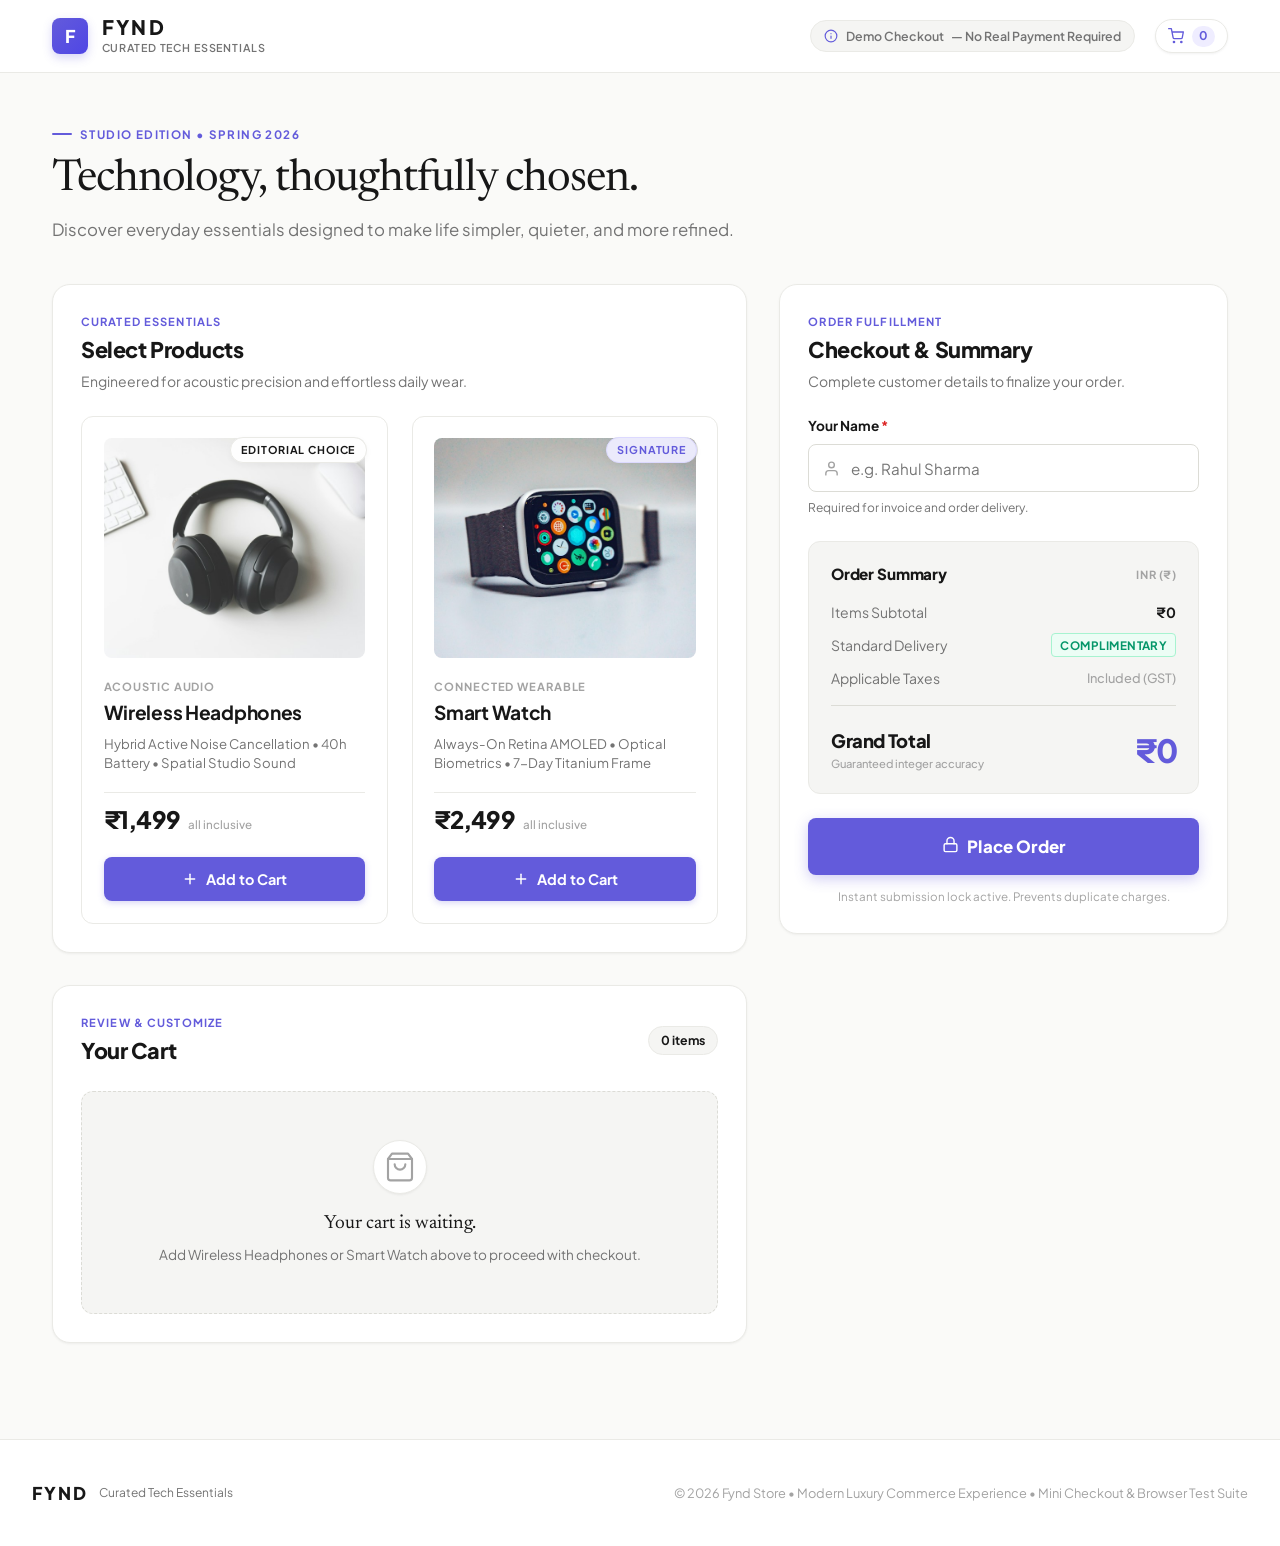
<file: index.html>
<!DOCTYPE html>
<html lang="en">
<head>
  <meta charset="UTF-8">
  <meta name="viewport" content="width=device-width, initial-scale=1.0">
  <title>FYND — Curated Tech Essentials | Mini Checkout</title>
  <link rel="stylesheet" href="styles.css">
  <link rel="preconnect" href="https://fonts.googleapis.com">
  <link rel="preconnect" href="https://fonts.gstatic.com" crossorigin>
  <link href="https://fonts.googleapis.com/css2?family=Newsreader:ital,opsz,wght@0,6..72,400;0,6..72,500;0,6..72,600;1,6..72,400&family=Plus+Jakarta+Sans:wght@400;500;600;700;800&display=swap" rel="stylesheet">
</head>
<body>
  <!-- Minimalist Luxury Header -->
  <header class="app-header">
    <div class="header-container">
      <div class="brand">
        <div class="brand-monogram-box">
          <span class="brand-monogram">F</span>
        </div>
        <div class="brand-meta">
          <span class="brand-name">FYND</span>
          <span class="brand-subtext">Curated Tech Essentials</span>
        </div>
      </div>
      <div class="header-right">
        <span class="demo-badge">
          <svg width="14" height="14" viewBox="0 0 24 24" fill="none" stroke="currentColor" stroke-width="2" stroke-linecap="round" stroke-linejoin="round">
            <circle cx="12" cy="12" r="10"></circle>
            <line x1="12" y1="16" x2="12" y2="12"></line>
            <line x1="12" y1="8" x2="12.01" y2="8"></line>
          </svg>
          Demo Checkout<span class="demo-badge-sub"> — No Real Payment Required</span>
        </span>
        <div class="header-cart-pill" id="header-cart-pill" title="Live Cart Count">
          <svg width="16" height="16" viewBox="0 0 24 24" fill="none" stroke="currentColor" stroke-width="2" stroke-linecap="round" stroke-linejoin="round">
            <circle cx="9" cy="21" r="1"></circle>
            <circle cx="20" cy="21" r="1"></circle>
            <path d="M1 1h4l2.68 13.39a2 2 0 0 0 2 1.61h9.72a2 2 0 0 0 2-1.61L23 6H6"></path>
          </svg>
          <span class="header-cart-num" id="header-cart-num">0</span>
        </div>
      </div>
    </div>
  </header>

  <!-- Editorial Hero Section -->
  <section class="hero-section">
    <div class="hero-container">
      <div class="hero-eyebrow">
        <span class="eyebrow-line"></span>
        <span class="eyebrow-text">Studio Edition • Spring 2026</span>
      </div>
      <h1 class="hero-title">Technology, thoughtfully chosen.</h1>
      <p class="hero-subtitle">Discover everyday essentials designed to make life simpler, quieter, and more refined.</p>
    </div>
  </section>

  <!-- Main Content Layout -->
  <main class="main-container">
    <!-- Validation Alerts Container -->
    <div id="validation-container" class="validation-container" aria-live="assertive" role="alert" style="display: none;">
      <div class="alert-content">
        <div class="alert-icon-wrap">
          <svg class="alert-icon" width="18" height="18" viewBox="0 0 24 24" fill="none" stroke="currentColor" stroke-width="2.5" stroke-linecap="round" stroke-linejoin="round">
            <circle cx="12" cy="12" r="10"></circle>
            <line x1="12" y1="8" x2="12" y2="12"></line>
            <line x1="12" y1="16" x2="12.01" y2="16"></line>
          </svg>
        </div>
        <div class="alert-messages" id="validation-messages" data-testid="validation-error"></div>
      </div>
      <button class="alert-close-btn" id="dismiss-alert-btn" aria-label="Dismiss notification">×</button>
    </div>

    <!-- Order Confirmation Screen (Receipt Experience) -->
    <section id="order-confirmation-section" class="order-confirmation-card" data-testid="order-confirmation" style="display: none;" aria-live="polite">
      <div class="confirmation-header">
        <div class="confirmation-icon-wrapper">
          <svg width="34" height="34" viewBox="0 0 24 24" fill="none" stroke="currentColor" stroke-width="2.5" stroke-linecap="round" stroke-linejoin="round">
            <polyline points="20 6 9 17 4 12"></polyline>
          </svg>
        </div>
        <span class="confirmation-kicker">Order Verified & Confirmed</span>
        <h2 class="confirmation-title">Order placed successfully.</h2>
        <p class="confirmation-subtitle">Thank you for your purchase. An order summary has been logged for your delivery.</p>
      </div>

      <div class="confirmation-details-box">
        <div class="confirmation-row">
          <span class="detail-label">Order Reference</span>
          <span class="detail-value order-ref" id="confirm-order-ref" data-testid="order-reference">ORD-000000</span>
        </div>
        <div class="confirmation-row">
          <span class="detail-label">Customer Name</span>
          <span class="detail-value" id="confirm-customer-name" data-testid="confirmation-customer-name">-</span>
        </div>
        <div class="confirmation-row">
          <span class="detail-label">Payment Status</span>
          <span class="detail-value badge-paid">PAID IN FULL</span>
        </div>
        <div class="confirmation-row">
          <span class="detail-label">Order Date & Time</span>
          <span class="detail-value" id="confirm-order-time">-</span>
        </div>
        <div class="confirmation-row total-highlight-row">
          <span class="detail-label">Total Amount Paid</span>
          <span class="detail-value highlight-price" id="confirm-order-total" data-testid="confirmation-total">₹0</span>
        </div>
      </div>

      <div class="confirmation-items-summary">
        <h3 class="items-summary-title">Purchased Items</h3>
        <div id="confirm-items-list" class="confirm-items-list">
          <!-- Populated by JavaScript -->
        </div>
      </div>

      <div class="confirmation-actions">
        <button id="start-new-order-btn" class="btn btn-secondary start-new-order-btn" data-testid="start-new-order-btn">
          Start New Order
        </button>
      </div>
    </section>

    <!-- Shopping & Checkout Grid -->
    <div id="checkout-view" class="checkout-grid">
      <!-- Left Column: Products Showcase and Cart -->
      <div class="store-column">
        <!-- Products Showcase -->
        <section class="section-card products-section" aria-labelledby="products-heading">
          <div class="section-header">
            <div>
              <span class="section-kicker">Curated Essentials</span>
              <h2 id="products-heading" class="section-title">Select Products</h2>
            </div>
            <p class="section-description">Engineered for acoustic precision and effortless daily wear.</p>
          </div>

          <div class="products-grid">
            <!-- Product 1: Wireless Headphones -->
            <article class="product-card" data-testid="product-card-headphones">
              <div class="product-badge">Editorial Choice</div>
              <div class="product-image-container">
                <img src="assets/images/headphones.jpg" alt="Wireless Headphones studio photograph" class="product-photo" loading="eager">
              </div>
              <div class="product-info">
                <span class="product-genre">Acoustic Audio</span>
                <h3 class="product-title" data-testid="product-name-headphones">Wireless Headphones</h3>
                <p class="product-features">Hybrid Active Noise Cancellation • 40h Battery • Spatial Studio Sound</p>
                <div class="product-price-row">
                  <span class="product-price" data-testid="product-price-headphones">₹1,499</span>
                  <span class="price-tax-label">all inclusive</span>
                </div>
                <button 
                  type="button" 
                  class="btn btn-primary add-to-cart-btn" 
                  id="add-headphones-btn"
                  data-testid="add-to-cart-headphones"
                  aria-label="Add Wireless Headphones to cart">
                  <svg width="16" height="16" viewBox="0 0 24 24" fill="none" stroke="currentColor" stroke-width="2.2" stroke-linecap="round" stroke-linejoin="round">
                    <line x1="12" y1="5" x2="12" y2="19"></line>
                    <line x1="5" y1="12" x2="19" y2="12"></line>
                  </svg>
                  Add to Cart
                </button>
              </div>
            </article>

            <!-- Product 2: Smart Watch -->
            <article class="product-card" data-testid="product-card-smartwatch">
              <div class="product-badge accent-badge">Signature</div>
              <div class="product-image-container">
                <img src="assets/images/smartwatch.jpg" alt="Smart Watch studio photograph" class="product-photo" loading="eager">
              </div>
              <div class="product-info">
                <span class="product-genre">Connected Wearable</span>
                <h3 class="product-title" data-testid="product-name-smartwatch">Smart Watch</h3>
                <p class="product-features">Always-On Retina AMOLED • Optical Biometrics • 7-Day Titanium Frame</p>
                <div class="product-price-row">
                  <span class="product-price" data-testid="product-price-smartwatch">₹2,499</span>
                  <span class="price-tax-label">all inclusive</span>
                </div>
                <button 
                  type="button" 
                  class="btn btn-primary add-to-cart-btn" 
                  id="add-smartwatch-btn"
                  data-testid="add-to-cart-smartwatch"
                  aria-label="Add Smart Watch to cart">
                  <svg width="16" height="16" viewBox="0 0 24 24" fill="none" stroke="currentColor" stroke-width="2.2" stroke-linecap="round" stroke-linejoin="round">
                    <line x1="12" y1="5" x2="12" y2="19"></line>
                    <line x1="5" y1="12" x2="19" y2="12"></line>
                  </svg>
                  Add to Cart
                </button>
              </div>
            </article>
          </div>
        </section>

        <!-- Shopping Cart Section -->
        <section class="section-card cart-section" aria-labelledby="cart-heading">
          <div class="section-header cart-header">
            <div>
              <span class="section-kicker">Review & Customize</span>
              <h2 id="cart-heading" class="section-title">Your Cart</h2>
            </div>
            <span class="cart-items-count-badge" id="cart-count-badge" data-testid="cart-count-badge">0 items</span>
          </div>

          <!-- Empty Cart Notice -->
          <div id="empty-cart-state" class="empty-cart-state" data-testid="empty-cart-message">
            <div class="empty-icon-wrap">
              <svg width="32" height="32" viewBox="0 0 24 24" fill="none" stroke="currentColor" stroke-width="1.6" stroke-linecap="round" stroke-linejoin="round">
                <path d="M6 2L3 6v14a2 2 0 0 0 2 2h14a2 2 0 0 0 2-2V6l-3-4z"></path>
                <line x1="3" y1="6" x2="21" y2="6"></line>
                <path d="M16 10a4 4 0 0 1-8 0"></path>
              </svg>
            </div>
            <p class="empty-cart-title">Your cart is waiting.</p>
            <p class="empty-cart-desc">Add Wireless Headphones or Smart Watch above to proceed with checkout.</p>
          </div>

          <!-- Active Cart Table / Items List -->
          <div id="cart-items-wrapper" class="cart-items-wrapper" style="display: none;">
            <div class="cart-table-header">
              <span class="col-item">Product</span>
              <span class="col-price">Unit Price</span>
              <span class="col-qty">Quantity</span>
              <span class="col-total">Line Total</span>
              <span class="col-action">Action</span>
            </div>
            <div id="cart-items-list" class="cart-items-list" data-testid="cart-items-list">
              <!-- Dynamically populated by app.js -->
            </div>
          </div>
        </section>
      </div>

      <!-- Right Column: Checkout & Order Summary -->
      <div class="checkout-column">
        <section class="section-card checkout-card" aria-labelledby="checkout-heading">
          <div class="section-header">
            <span class="section-kicker">Order Fulfillment</span>
            <h2 id="checkout-heading" class="section-title">Checkout & Summary</h2>
            <p class="section-description">Complete customer details to finalize your order.</p>
          </div>

          <form id="checkout-form" novalidate onsubmit="return false;">
            <!-- Customer Name Input -->
            <div class="form-group">
              <label for="customer-name" class="form-label">
                Your Name <span class="required-star" aria-hidden="true">*</span>
              </label>
              <div class="input-wrapper">
                <input 
                  type="text" 
                  id="customer-name" 
                  name="customerName"
                  class="form-control" 
                  placeholder="e.g. Rahul Sharma" 
                  required
                  autocomplete="name"
                  aria-required="true"
                  aria-describedby="customer-name-help"
                  data-testid="customer-name-input">
                <span class="input-icon">
                  <svg width="17" height="17" viewBox="0 0 24 24" fill="none" stroke="currentColor" stroke-width="2" stroke-linecap="round" stroke-linejoin="round">
                    <path d="M20 21v-2a4 4 0 0 0-4-4H8a4 4 0 0 0-4 4v2"></path>
                    <circle cx="12" cy="7" r="4"></circle>
                  </svg>
                </span>
              </div>
              <small id="customer-name-help" class="form-text">Required for invoice and order delivery.</small>
            </div>

            <!-- Price Breakdown Summary -->
            <div class="order-summary-box">
              <div class="summary-box-header">
                <h3 class="summary-box-title">Order Summary</h3>
                <span class="summary-currency-note">INR (₹)</span>
              </div>
              <div class="summary-line">
                <span class="summary-label">Items Subtotal</span>
                <span class="summary-value" id="summary-subtotal" data-testid="summary-subtotal">₹0</span>
              </div>
              <div class="summary-line">
                <span class="summary-label">Standard Delivery</span>
                <span class="summary-value badge-free">COMPLIMENTARY</span>
              </div>
              <div class="summary-line">
                <span class="summary-label">Applicable Taxes</span>
                <span class="summary-value text-muted-sub">Included (GST)</span>
              </div>
              <div class="summary-divider"></div>
              <div class="summary-line total-line">
                <div class="total-label-group">
                  <span class="total-label">Grand Total</span>
                  <span class="total-subtext">Guaranteed integer accuracy</span>
                </div>
                <span class="total-amount" id="order-total" data-testid="order-total">₹0</span>
              </div>
            </div>

            <!-- Submission Lock Notice / Place Order Button -->
            <div class="checkout-submit-wrapper">
              <button 
                type="button" 
                id="place-order-btn" 
                class="btn btn-checkout" 
                data-testid="place-order-btn">
                <span class="btn-lock-icon">
                  <svg width="17" height="17" viewBox="0 0 24 24" fill="none" stroke="currentColor" stroke-width="2" stroke-linecap="round" stroke-linejoin="round">
                    <rect x="3" y="11" width="18" height="11" rx="2" ry="2"></rect>
                    <path d="M7 11V7a5 5 0 0 1 10 0v4"></path>
                  </svg>
                </span>
                <span id="place-order-btn-text">Place Order</span>
              </button>
              <p class="terms-notice">
                Instant submission lock active. Prevents duplicate charges.
              </p>
            </div>
          </form>
        </section>
      </div>
    </div>
  </main>

  <footer class="app-footer">
    <div class="footer-container">
      <div class="footer-brand">
        <span class="footer-logo">FYND</span>
        <span class="footer-tag">Curated Tech Essentials</span>
      </div>
      <p class="footer-copy">© 2026 Fynd Store • Modern Luxury Commerce Experience • Mini Checkout & Browser Test Suite</p>
    </div>
  </footer>

  <script src="app.js"></script>
</body>
</html>
</file>
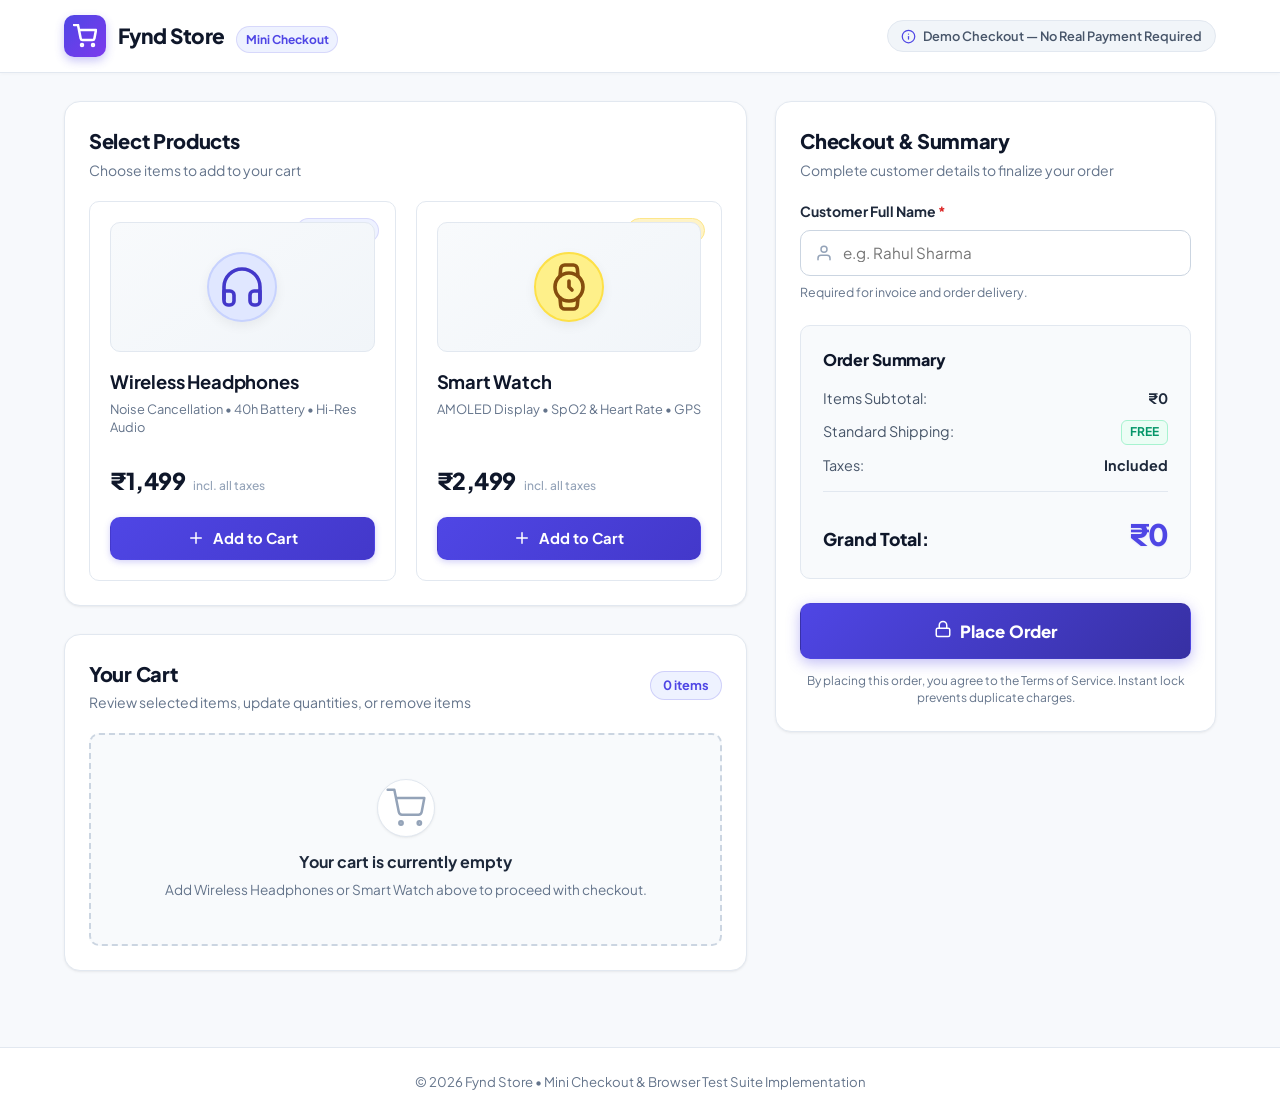
<file: backup_working_ui/index.html>
<!DOCTYPE html>
<html lang="en">
<head>
  <meta charset="UTF-8">
  <meta name="viewport" content="width=device-width, initial-scale=1.0">
  <title>Fynd Mini Checkout - QuickShop</title>
  <link rel="stylesheet" href="styles.css">
  <link rel="preconnect" href="https://fonts.googleapis.com">
  <link rel="preconnect" href="https://fonts.gstatic.com" crossorigin>
  <link href="https://fonts.googleapis.com/css2?family=Plus+Jakarta+Sans:wght@400;500;600;700;800&display=swap" rel="stylesheet">
</head>
<body>
  <!-- Header / Navigation -->
  <header class="app-header">
    <div class="header-container">
      <div class="brand">
        <div class="brand-icon">
          <svg width="24" height="24" viewBox="0 0 24 24" fill="none" stroke="currentColor" stroke-width="2.5" stroke-linecap="round" stroke-linejoin="round">
            <circle cx="9" cy="21" r="1"></circle>
            <circle cx="20" cy="21" r="1"></circle>
            <path d="M1 1h4l2.68 13.39a2 2 0 0 0 2 1.61h9.72a2 2 0 0 0 2-1.61L23 6H6"></path>
          </svg>
        </div>
        <div class="brand-text">
          <span class="brand-name">Fynd Store</span>
          <span class="brand-badge">Mini Checkout</span>
        </div>
      </div>
      <div class="header-meta">
        <span class="demo-badge">
          <svg width="15" height="15" viewBox="0 0 24 24" fill="none" stroke="currentColor" stroke-width="2" stroke-linecap="round" stroke-linejoin="round">
            <circle cx="12" cy="12" r="10"></circle>
            <line x1="12" y1="16" x2="12" y2="12"></line>
            <line x1="12" y1="8" x2="12.01" y2="8"></line>
          </svg>
          Demo Checkout — No Real Payment Required
        </span>
      </div>
    </div>
  </header>

  <!-- Main Content Layout -->
  <main class="main-container">
    <!-- Validation Alerts Container -->
    <div id="validation-container" class="validation-container" aria-live="assertive" role="alert" style="display: none;">
      <div class="alert-content">
        <svg class="alert-icon" width="20" height="20" viewBox="0 0 24 24" fill="none" stroke="currentColor" stroke-width="2" stroke-linecap="round" stroke-linejoin="round">
          <circle cx="12" cy="12" r="10"></circle>
          <line x1="12" y1="8" x2="12" y2="12"></line>
          <line x1="12" y1="16" x2="12.01" y2="16"></line>
        </svg>
        <div class="alert-messages" id="validation-messages" data-testid="validation-error"></div>
      </div>
      <button class="alert-close-btn" id="dismiss-alert-btn" aria-label="Dismiss error notification">×</button>
    </div>

    <!-- Order Confirmation Screen (Shown upon success) -->
    <section id="order-confirmation-section" class="order-confirmation-card" data-testid="order-confirmation" style="display: none;" aria-live="polite">
      <div class="confirmation-header">
        <div class="confirmation-icon-wrapper">
          <svg width="40" height="40" viewBox="0 0 24 24" fill="none" stroke="currentColor" stroke-width="2.5" stroke-linecap="round" stroke-linejoin="round">
            <path d="M22 11.08V12a10 10 0 1 1-5.93-9.14"></path>
            <polyline points="22 4 12 14.01 9 11.01"></polyline>
          </svg>
        </div>
        <h2 class="confirmation-title">Order Placed Successfully!</h2>
        <p class="confirmation-subtitle">Thank you for your purchase. We have received your order details.</p>
      </div>

      <div class="confirmation-details-box">
        <div class="confirmation-row">
          <span class="detail-label">Order Reference:</span>
          <span class="detail-value order-ref" id="confirm-order-ref" data-testid="order-reference">ORD-000000</span>
        </div>
        <div class="confirmation-row">
          <span class="detail-label">Customer Name:</span>
          <span class="detail-value" id="confirm-customer-name" data-testid="confirmation-customer-name">-</span>
        </div>
        <div class="confirmation-row">
          <span class="detail-label">Total Amount Paid:</span>
          <span class="detail-value highlight-price" id="confirm-order-total" data-testid="confirmation-total">₹0</span>
        </div>
        <div class="confirmation-row">
          <span class="detail-label">Order Date & Time:</span>
          <span class="detail-value" id="confirm-order-time">-</span>
        </div>
      </div>

      <div class="confirmation-items-summary">
        <h3>Items Purchased</h3>
        <div id="confirm-items-list" class="confirm-items-list">
          <!-- Populated by JavaScript -->
        </div>
      </div>

      <div class="confirmation-actions">
        <button id="start-new-order-btn" class="btn btn-secondary" data-testid="start-new-order-btn">
          Start New Order
        </button>
      </div>
    </section>

    <!-- Shopping & Checkout Grid -->
    <div id="checkout-view" class="checkout-grid">
      <!-- Left Column: Products Showcase and Cart -->
      <div class="store-column">
        <!-- Products Showcase -->
        <section class="section-card products-section" aria-labelledby="products-heading">
          <div class="section-header">
            <h1 id="products-heading" class="section-title">Select Products</h1>
            <p class="section-description">Choose items to add to your cart</p>
          </div>

          <div class="products-grid">
            <!-- Product 1: Wireless Headphones -->
            <article class="product-card" data-testid="product-card-headphones">
              <div class="product-badge">Featured</div>
              <div class="product-image-container">
                <div class="product-icon-art headphone-art">
                  <svg width="48" height="48" viewBox="0 0 24 24" fill="none" stroke="currentColor" stroke-width="1.8" stroke-linecap="round" stroke-linejoin="round">
                    <path d="M3 18v-6a9 9 0 0 1 18 0v6"></path>
                    <path d="M21 19a2 2 0 0 1-2 2h-1a2 2 0 0 1-2-2v-3a2 2 0 0 1 2-2h3zM3 19a2 2 0 0 0 2 2h1a2 2 0 0 0 2-2v-3a2 2 0 0 0-2-2H3z"></path>
                  </svg>
                </div>
              </div>
              <div class="product-info">
                <h2 class="product-title" data-testid="product-name-headphones">Wireless Headphones</h2>
                <p class="product-features">Noise Cancellation • 40h Battery • Hi-Res Audio</p>
                <div class="product-price-row">
                  <span class="product-price" data-testid="product-price-headphones">₹1,499</span>
                  <span class="price-tax-label">incl. all taxes</span>
                </div>
                <button 
                  type="button" 
                  class="btn btn-primary add-to-cart-btn" 
                  id="add-headphones-btn"
                  data-testid="add-to-cart-headphones"
                  aria-label="Add Wireless Headphones to cart">
                  <svg width="18" height="18" viewBox="0 0 24 24" fill="none" stroke="currentColor" stroke-width="2" stroke-linecap="round" stroke-linejoin="round">
                    <line x1="12" y1="5" x2="12" y2="19"></line>
                    <line x1="5" y1="12" x2="19" y2="12"></line>
                  </svg>
                  Add to Cart
                </button>
              </div>
            </article>

            <!-- Product 2: Smart Watch -->
            <article class="product-card" data-testid="product-card-smartwatch">
              <div class="product-badge accent-badge">Popular</div>
              <div class="product-image-container">
                <div class="product-icon-art watch-art">
                  <svg width="48" height="48" viewBox="0 0 24 24" fill="none" stroke="currentColor" stroke-width="1.8" stroke-linecap="round" stroke-linejoin="round">
                    <circle cx="12" cy="12" r="7"></circle>
                    <polyline points="12 9 12 12 13.5 13.5"></polyline>
                    <path d="M16.51 17.35l-.35 3.83a2 2 0 0 1-2 1.82H9.83a2 2 0 0 1-2-1.82l-.35-3.83m.01-10.7l.35-3.83A2 2 0 0 1 9.83 1h4.34a2 2 0 0 1 2 1.82l.35 3.83"></path>
                  </svg>
                </div>
              </div>
              <div class="product-info">
                <h2 class="product-title" data-testid="product-name-smartwatch">Smart Watch</h2>
                <p class="product-features">AMOLED Display • SpO2 & Heart Rate • GPS</p>
                <div class="product-price-row">
                  <span class="product-price" data-testid="product-price-smartwatch">₹2,499</span>
                  <span class="price-tax-label">incl. all taxes</span>
                </div>
                <button 
                  type="button" 
                  class="btn btn-primary add-to-cart-btn" 
                  id="add-smartwatch-btn"
                  data-testid="add-to-cart-smartwatch"
                  aria-label="Add Smart Watch to cart">
                  <svg width="18" height="18" viewBox="0 0 24 24" fill="none" stroke="currentColor" stroke-width="2" stroke-linecap="round" stroke-linejoin="round">
                    <line x1="12" y1="5" x2="12" y2="19"></line>
                    <line x1="5" y1="12" x2="19" y2="12"></line>
                  </svg>
                  Add to Cart
                </button>
              </div>
            </article>
          </div>
        </section>

        <!-- Shopping Cart Section -->
        <section class="section-card cart-section" aria-labelledby="cart-heading">
          <div class="section-header cart-header">
            <div>
              <h2 id="cart-heading" class="section-title">Your Cart</h2>
              <p class="section-description">Review selected items, update quantities, or remove items</p>
            </div>
            <span class="cart-items-count-badge" id="cart-count-badge" data-testid="cart-count-badge">0 items</span>
          </div>

          <!-- Empty Cart Notice -->
          <div id="empty-cart-state" class="empty-cart-state" data-testid="empty-cart-message">
            <div class="empty-icon-wrap">
              <svg width="40" height="40" viewBox="0 0 24 24" fill="none" stroke="currentColor" stroke-width="1.5" stroke-linecap="round" stroke-linejoin="round">
                <circle cx="9" cy="21" r="1"></circle>
                <circle cx="20" cy="21" r="1"></circle>
                <path d="M1 1h4l2.68 13.39a2 2 0 0 0 2 1.61h9.72a2 2 0 0 0 2-1.61L23 6H6"></path>
              </svg>
            </div>
            <p class="empty-cart-title">Your cart is currently empty</p>
            <p class="empty-cart-desc">Add Wireless Headphones or Smart Watch above to proceed with checkout.</p>
          </div>

          <!-- Active Cart Table / Items List -->
          <div id="cart-items-wrapper" class="cart-items-wrapper" style="display: none;">
            <div class="cart-table-header">
              <span class="col-item">Product</span>
              <span class="col-price">Unit Price</span>
              <span class="col-qty">Quantity</span>
              <span class="col-total">Line Total</span>
              <span class="col-action">Action</span>
            </div>
            <div id="cart-items-list" class="cart-items-list" data-testid="cart-items-list">
              <!-- Dynamically populated -->
            </div>
          </div>
        </section>
      </div>

      <!-- Right Column: Checkout & Order Summary -->
      <div class="checkout-column">
        <section class="section-card checkout-card" aria-labelledby="checkout-heading">
          <div class="section-header">
            <h2 id="checkout-heading" class="section-title">Checkout & Summary</h2>
            <p class="section-description">Complete customer details to finalize your order</p>
          </div>

          <form id="checkout-form" novalidate onsubmit="return false;">
            <!-- Customer Name Input -->
            <div class="form-group">
              <label for="customer-name" class="form-label">
                Customer Full Name <span class="required-star" aria-hidden="true">*</span>
              </label>
              <div class="input-wrapper">
                <input 
                  type="text" 
                  id="customer-name" 
                  name="customerName"
                  class="form-control" 
                  placeholder="e.g. Rahul Sharma" 
                  required
                  autocomplete="name"
                  aria-required="true"
                  aria-describedby="customer-name-help"
                  data-testid="customer-name-input">
                <span class="input-icon">
                  <svg width="18" height="18" viewBox="0 0 24 24" fill="none" stroke="currentColor" stroke-width="2" stroke-linecap="round" stroke-linejoin="round">
                    <path d="M20 21v-2a4 4 0 0 0-4-4H8a4 4 0 0 0-4 4v2"></path>
                    <circle cx="12" cy="7" r="4"></circle>
                  </svg>
                </span>
              </div>
              <small id="customer-name-help" class="form-text">Required for invoice and order delivery.</small>
            </div>

            <!-- Price Breakdown Summary -->
            <div class="order-summary-box">
              <h3 class="summary-box-title">Order Summary</h3>
              <div class="summary-line">
                <span class="summary-label">Items Subtotal:</span>
                <span class="summary-value" id="summary-subtotal" data-testid="summary-subtotal">₹0</span>
              </div>
              <div class="summary-line">
                <span class="summary-label">Standard Shipping:</span>
                <span class="summary-value badge-free">FREE</span>
              </div>
              <div class="summary-line">
                <span class="summary-label">Taxes:</span>
                <span class="summary-value">Included</span>
              </div>
              <div class="summary-divider"></div>
              <div class="summary-line total-line">
                <span class="total-label">Grand Total:</span>
                <span class="total-amount" id="order-total" data-testid="order-total">₹0</span>
              </div>
            </div>

            <!-- Submission Lock Notice / Place Order Button -->
            <div class="checkout-submit-wrapper">
              <button 
                type="button" 
                id="place-order-btn" 
                class="btn btn-checkout" 
                data-testid="place-order-btn">
                <span class="btn-lock-icon">
                  <svg width="18" height="18" viewBox="0 0 24 24" fill="none" stroke="currentColor" stroke-width="2" stroke-linecap="round" stroke-linejoin="round">
                    <rect x="3" y="11" width="18" height="11" rx="2" ry="2"></rect>
                    <path d="M7 11V7a5 5 0 0 1 10 0v4"></path>
                  </svg>
                </span>
                <span id="place-order-btn-text">Place Order</span>
              </button>
              <p class="terms-notice">
                By placing this order, you agree to the Terms of Service. Instant lock prevents duplicate charges.
              </p>
            </div>
          </form>
        </section>
      </div>
    </div>
  </main>

  <footer class="app-footer">
    <div class="footer-container">
      <p>© 2026 Fynd Store • Mini Checkout & Browser Test Suite Implementation</p>
    </div>
  </footer>

  <script src="app.js"></script>
</body>
</html>
</file>
<file: styles.css>
/* ==========================================================================
   FYND — Modern Luxury Commerce Experience Stylesheet
   Designed with Apple-level minimalism, editorial typography,
   warm off-white surfaces, and refined violet brand identity.
   ========================================================================== */

:root {
  /* Color System */
  --bg-canvas: #FAFAF8;
  --surface: #FFFFFF;
  --surface-raised: #FFFFFF;
  --surface-subtle: #F5F5F3;
  --surface-muted: #EFEFEA;
  
  --text-primary: #171717;
  --text-secondary: #737373;
  --text-tertiary: #A3A3A3;
  
  --brand: #635BDB;
  --brand-hover: #534AC7;
  --brand-light: #EFEDFF;
  --brand-border: #DCD9FF;
  
  --emerald: #059669;
  --emerald-light: #ECFDF5;
  --emerald-border: #A7F3D0;
  
  --crimson: #DC2626;
  --crimson-light: #FEF2F2;
  --crimson-border: #FCA5A5;
  
  --border-subtle: #EAEAE6;
  --border-medium: #DCDCD6;
  --border-strong: #737373;
  
  /* Elevation & Shadows */
  --shadow-subtle: 0 1px 3px rgba(0, 0, 0, 0.04), 0 1px 2px rgba(0, 0, 0, 0.02);
  --shadow-card: 0 4px 12px rgba(0, 0, 0, 0.04), 0 1px 3px rgba(0, 0, 0, 0.02);
  --shadow-hover: 0 12px 28px rgba(0, 0, 0, 0.07), 0 3px 8px rgba(0, 0, 0, 0.03);
  --shadow-modal: 0 24px 48px -12px rgba(0, 0, 0, 0.12), 0 8px 16px rgba(0, 0, 0, 0.04);
  
  /* Geometry */
  --radius-xs: 4px;
  --radius-sm: 8px;
  --radius-md: 12px;
  --radius-lg: 18px;
  --radius-xl: 24px;
  --radius-full: 9999px;
  
  /* Typography */
  --font-sans: 'Plus Jakarta Sans', system-ui, -apple-system, BlinkMacSystemFont, "Segoe UI", Roboto, sans-serif;
  --font-serif: 'Newsreader', Georgia, serif;
}

*, *::before, *::after {
  box-sizing: border-box;
  margin: 0;
  padding: 0;
}

body {
  font-family: var(--font-sans);
  background-color: var(--bg-canvas);
  color: var(--text-primary);
  line-height: 1.5;
  min-height: 100vh;
  display: flex;
  flex-direction: column;
  -webkit-font-smoothing: antialiased;
  -moz-osx-font-smoothing: grayscale;
}

/* ==========================================================================
   Header Navigation
   ========================================================================== */
.app-header {
  background: rgba(255, 255, 255, 0.92);
  backdrop-filter: blur(12px);
  -webkit-backdrop-filter: blur(12px);
  border-bottom: 1px solid var(--border-subtle);
  position: sticky;
  top: 0;
  z-index: 50;
  transition: all 0.2s ease;
}

.header-container {
  max-width: 1240px;
  margin: 0 auto;
  padding: 1rem 2rem;
  display: flex;
  align-items: center;
  justify-content: space-between;
}

.brand {
  display: flex;
  align-items: center;
  gap: 0.85rem;
  text-decoration: none;
}

.brand-monogram-box {
  width: 36px;
  height: 36px;
  background: linear-gradient(135deg, var(--brand), #4F46E5);
  color: #FFFFFF;
  border-radius: var(--radius-sm);
  display: flex;
  align-items: center;
  justify-content: center;
  font-weight: 800;
  font-size: 1.1rem;
  box-shadow: 0 4px 10px rgba(99, 91, 219, 0.25);
}

.brand-meta {
  display: flex;
  flex-direction: column;
}

.brand-name {
  font-size: 1.25rem;
  font-weight: 800;
  letter-spacing: 0.12em;
  color: var(--text-primary);
  line-height: 1.1;
}

.brand-subtext {
  font-size: 0.675rem;
  font-weight: 600;
  letter-spacing: 0.08em;
  text-transform: uppercase;
  color: var(--text-secondary);
  margin-top: 2px;
}

.header-right {
  display: flex;
  align-items: center;
  gap: 1.25rem;
}

.demo-badge {
  display: inline-flex;
  align-items: center;
  gap: 0.45rem;
  font-size: 0.775rem;
  font-weight: 600;
  color: var(--text-secondary);
  background: var(--surface-subtle);
  border: 1px solid var(--border-subtle);
  padding: 0.35rem 0.85rem;
  border-radius: var(--radius-full);
}

.demo-badge svg {
  color: var(--brand);
}

.header-cart-pill {
  display: inline-flex;
  align-items: center;
  gap: 0.45rem;
  background: #FFFFFF;
  border: 1px solid var(--border-subtle);
  padding: 0.35rem 0.75rem;
  border-radius: var(--radius-full);
  font-size: 0.825rem;
  font-weight: 700;
  color: var(--text-primary);
  box-shadow: var(--shadow-subtle);
}

.header-cart-pill svg {
  color: var(--brand);
}

.header-cart-num {
  background: var(--brand-light);
  color: var(--brand);
  padding: 0.1rem 0.45rem;
  border-radius: var(--radius-full);
  font-size: 0.75rem;
  min-width: 18px;
  text-align: center;
}

/* ==========================================================================
   Editorial Hero Section
   ========================================================================== */
.hero-section {
  padding: 2.75rem 2rem 1.5rem 2rem;
  max-width: 1240px;
  margin: 0 auto;
  width: 100%;
}

.hero-container {
  max-width: 720px;
}

.hero-eyebrow {
  display: inline-flex;
  align-items: center;
  gap: 0.5rem;
  font-size: 0.725rem;
  font-weight: 700;
  letter-spacing: 0.12em;
  text-transform: uppercase;
  color: var(--brand);
  margin-bottom: 0.75rem;
}

.eyebrow-line {
  display: inline-block;
  width: 20px;
  height: 2px;
  background: var(--brand);
  border-radius: var(--radius-full);
}

.hero-title {
  font-family: var(--font-serif);
  font-size: 2.75rem;
  font-weight: 400;
  line-height: 1.15;
  letter-spacing: -0.025em;
  color: var(--text-primary);
  margin-bottom: 0.75rem;
}

.hero-subtitle {
  font-size: 1.05rem;
  color: var(--text-secondary);
  line-height: 1.6;
  font-weight: 400;
}

/* ==========================================================================
   Main Content Layout
   ========================================================================== */
.main-container {
  max-width: 1240px;
  width: 100%;
  margin: 1rem auto 4rem auto;
  padding: 0 2rem;
  flex: 1;
}

.checkout-grid {
  display: grid;
  grid-template-columns: 1.55fr 1fr;
  gap: 2rem;
  align-items: start;
}

@media (max-width: 992px) {
  .checkout-grid {
    grid-template-columns: 1fr;
    gap: 2rem;
  }
}

/* Base Card Style */
.section-card {
  background: var(--surface);
  border-radius: var(--radius-lg);
  border: 1px solid var(--border-subtle);
  box-shadow: var(--shadow-subtle);
  padding: 1.75rem;
  margin-bottom: 2rem;
  transition: box-shadow 0.2s ease, border-color 0.2s ease;
}

.section-card:hover {
  box-shadow: var(--shadow-card);
}

.section-header {
  margin-bottom: 1.5rem;
}

.section-kicker {
  display: block;
  font-size: 0.7rem;
  font-weight: 700;
  letter-spacing: 0.1em;
  text-transform: uppercase;
  color: var(--brand);
  margin-bottom: 0.25rem;
}

.section-title {
  font-size: 1.35rem;
  font-weight: 800;
  letter-spacing: -0.02em;
  color: var(--text-primary);
}

.section-description {
  font-size: 0.875rem;
  color: var(--text-secondary);
  margin-top: 0.25rem;
}

/* ==========================================================================
   Product Cards & Photography
   ========================================================================== */
.products-grid {
  display: grid;
  grid-template-columns: repeat(auto-fit, minmax(280px, 1fr));
  gap: 1.5rem;
}

.product-card {
  border: 1px solid var(--border-subtle);
  border-radius: var(--radius-md);
  padding: 1.35rem;
  background: #FFFFFF;
  position: relative;
  display: flex;
  flex-direction: column;
  min-height: 480px;
  transition: transform 0.25s cubic-bezier(0.16, 1, 0.3, 1), box-shadow 0.25s cubic-bezier(0.16, 1, 0.3, 1), border-color 0.2s ease;
}

.product-card:hover {
  transform: translateY(-4px);
  border-color: var(--border-medium);
  box-shadow: var(--shadow-hover);
}

.product-badge {
  position: absolute;
  top: 1.25rem;
  right: 1.25rem;
  background: rgba(255, 255, 255, 0.94);
  backdrop-filter: blur(8px);
  -webkit-backdrop-filter: blur(8px);
  color: var(--text-primary);
  font-size: 0.675rem;
  font-weight: 700;
  padding: 0.25rem 0.65rem;
  border-radius: var(--radius-full);
  text-transform: uppercase;
  letter-spacing: 0.08em;
  border: 1px solid var(--border-subtle);
  box-shadow: 0 2px 6px rgba(0, 0, 0, 0.04);
  z-index: 10;
}

.product-badge.accent-badge {
  color: var(--brand);
  background: rgba(239, 237, 255, 0.94);
  border-color: var(--brand-border);
}

.product-image-container {
  height: 220px;
  border-radius: var(--radius-sm);
  background: #F7F7F5;
  overflow: hidden;
  position: relative;
  margin-bottom: 1.25rem;
  display: flex;
  align-items: center;
  justify-content: center;
}

.product-photo {
  width: 100%;
  height: 100%;
  object-fit: cover;
  transition: transform 0.4s cubic-bezier(0.16, 1, 0.3, 1);
}

.product-card:hover .product-photo {
  transform: scale(1.05);
}

.product-info {
  display: flex;
  flex-direction: column;
  flex: 1;
}

.product-genre {
  font-size: 0.7rem;
  font-weight: 700;
  text-transform: uppercase;
  letter-spacing: 0.08em;
  color: var(--text-tertiary);
  margin-bottom: 0.2rem;
}

.product-title {
  font-size: 1.2rem;
  font-weight: 700;
  color: var(--text-primary);
  letter-spacing: -0.015em;
  margin-bottom: 0.45rem;
}

.product-features {
  font-size: 0.825rem;
  color: var(--text-secondary);
  line-height: 1.45;
  margin-bottom: 1.25rem;
}

.product-price-row {
  display: flex;
  align-items: baseline;
  gap: 0.5rem;
  margin-bottom: 1.25rem;
  margin-top: auto;
  padding-top: 0.5rem;
  border-top: 1px solid var(--border-subtle);
}

.product-price {
  font-size: 1.5rem;
  font-weight: 800;
  color: var(--text-primary);
  letter-spacing: -0.03em;
}

.price-tax-label {
  font-size: 0.725rem;
  color: var(--text-tertiary);
  font-weight: 500;
}

/* ==========================================================================
   Shopping Cart Section & Items List
   ========================================================================== */
.cart-header {
  display: flex;
  align-items: center;
  justify-content: space-between;
}

.cart-items-count-badge {
  background: var(--surface-subtle);
  color: var(--text-primary);
  font-size: 0.775rem;
  font-weight: 700;
  padding: 0.25rem 0.75rem;
  border-radius: var(--radius-full);
  border: 1px solid var(--border-subtle);
}

.empty-cart-state {
  text-align: center;
  padding: 3rem 1.5rem;
  background: var(--surface-subtle);
  border: 1px dashed var(--border-medium);
  border-radius: var(--radius-md);
}

.empty-icon-wrap {
  width: 54px;
  height: 54px;
  background: #FFFFFF;
  border: 1px solid var(--border-subtle);
  border-radius: 50%;
  display: inline-flex;
  align-items: center;
  justify-content: center;
  color: var(--text-tertiary);
  margin-bottom: 1rem;
  box-shadow: var(--shadow-subtle);
}

.empty-cart-title {
  font-family: var(--font-serif);
  font-size: 1.2rem;
  font-weight: 400;
  color: var(--text-primary);
}

.empty-cart-desc {
  font-size: 0.85rem;
  color: var(--text-secondary);
  margin-top: 0.35rem;
}

/* Cart Table Layout */
.cart-items-wrapper {
  overflow-x: auto;
}

.cart-table-header {
  display: grid;
  grid-template-columns: 2.2fr 1fr 1.3fr 1.1fr 0.8fr;
  font-size: 0.725rem;
  font-weight: 700;
  text-transform: uppercase;
  letter-spacing: 0.08em;
  color: var(--text-tertiary);
  padding: 0.75rem 0.5rem;
  border-bottom: 1px solid var(--border-medium);
}

.cart-items-list {
  display: flex;
  flex-direction: column;
}

.cart-item-row {
  display: grid;
  grid-template-columns: 2.2fr 1fr 1.3fr 1.1fr 0.8fr;
  align-items: center;
  padding: 1.15rem 0.5rem;
  border-bottom: 1px solid var(--border-subtle);
  gap: 0.5rem;
  transition: background-color 0.15s ease;
}

.cart-item-row:hover {
  background-color: #FAF9F6;
}

.cart-item-row:last-child {
  border-bottom: none;
}

.cart-item-info-col {
  display: flex;
  align-items: center;
  gap: 0.85rem;
}

.cart-item-thumb {
  width: 48px;
  height: 48px;
  border-radius: var(--radius-sm);
  object-fit: cover;
  border: 1px solid var(--border-subtle);
  background: var(--surface-subtle);
  flex-shrink: 0;
}

.cart-item-title {
  font-weight: 700;
  font-size: 0.925rem;
  color: var(--text-primary);
  line-height: 1.3;
}

.cart-item-unit-price {
  font-size: 0.875rem;
  color: var(--text-secondary);
  font-weight: 600;
}

.qty-control-group {
  display: inline-flex;
  align-items: center;
  border: 1px solid var(--border-medium);
  border-radius: var(--radius-sm);
  background: #FFFFFF;
  overflow: hidden;
  max-width: 104px;
  box-shadow: 0 1px 2px rgba(0, 0, 0, 0.03);
}

.qty-btn {
  background: transparent;
  border: none;
  width: 28px;
  height: 30px;
  font-size: 1.1rem;
  font-weight: 600;
  color: var(--text-primary);
  cursor: pointer;
  display: flex;
  align-items: center;
  justify-content: center;
  transition: background-color 0.12s ease, color 0.12s ease;
}

.qty-btn:hover:not(:disabled) {
  background: var(--surface-subtle);
  color: var(--brand);
}

.qty-btn:disabled {
  opacity: 0.25;
  cursor: not-allowed;
}

.qty-input {
  width: 42px;
  text-align: center;
  border: none;
  border-left: 1px solid var(--border-subtle);
  border-right: 1px solid var(--border-subtle);
  font-size: 0.9rem;
  font-weight: 700;
  color: var(--text-primary);
  padding: 0.35rem 0;
  -moz-appearance: textfield;
  background: #FFFFFF;
}

.qty-input::-webkit-outer-spin-button,
.qty-input::-webkit-inner-spin-button {
  -webkit-appearance: none;
  margin: 0;
}

.cart-item-line-total {
  font-weight: 800;
  font-size: 0.975rem;
  color: var(--text-primary);
  letter-spacing: -0.01em;
}

.btn-remove-item {
  background: transparent;
  border: none;
  color: var(--text-tertiary);
  padding: 0.35rem 0.5rem;
  border-radius: var(--radius-xs);
  font-size: 0.775rem;
  font-weight: 600;
  cursor: pointer;
  display: inline-flex;
  align-items: center;
  gap: 0.25rem;
  transition: all 0.15s ease;
}

.btn-remove-item:hover {
  background: var(--crimson-light);
  color: var(--crimson);
}

/* ==========================================================================
   Checkout Form & Summary Box
   ========================================================================== */
.checkout-card {
  position: sticky;
  top: 5.5rem;
}

.form-group {
  margin-bottom: 1.5rem;
}

.form-label {
  display: block;
  font-size: 0.85rem;
  font-weight: 700;
  color: var(--text-primary);
  margin-bottom: 0.5rem;
}

.required-star {
  color: var(--crimson);
}

.input-wrapper {
  position: relative;
  display: flex;
  align-items: center;
}

.form-control {
  width: 100%;
  padding: 0.85rem 1rem 0.85rem 2.6rem;
  border: 1px solid var(--border-medium);
  border-radius: var(--radius-sm);
  font-size: 0.95rem;
  font-family: inherit;
  color: var(--text-primary);
  background: #FFFFFF;
  transition: border-color 0.18s ease, box-shadow 0.18s ease;
}

.form-control:focus {
  outline: none;
  border-color: var(--brand);
  box-shadow: 0 0 0 3px var(--brand-light);
}

.form-control.input-error {
  border-color: var(--crimson);
  background-color: #FFFDFD;
}

.form-control.input-error:focus {
  box-shadow: 0 0 0 3px rgba(220, 38, 38, 0.12);
}

.input-icon {
  position: absolute;
  left: 0.9rem;
  color: var(--text-tertiary);
  display: flex;
  align-items: center;
  pointer-events: none;
}

.form-text {
  display: block;
  font-size: 0.75rem;
  color: var(--text-secondary);
  margin-top: 0.4rem;
}

/* Order Summary Box */
.order-summary-box {
  background: var(--surface-subtle);
  border: 1px solid var(--border-subtle);
  border-radius: var(--radius-md);
  padding: 1.35rem;
  margin-bottom: 1.5rem;
}

.summary-box-header {
  display: flex;
  align-items: center;
  justify-content: space-between;
  margin-bottom: 1rem;
}

.summary-box-title {
  font-size: 0.95rem;
  font-weight: 800;
  color: var(--text-primary);
  letter-spacing: -0.01em;
}

.summary-currency-note {
  font-size: 0.7rem;
  font-weight: 700;
  color: var(--text-tertiary);
  letter-spacing: 0.05em;
}

.summary-line {
  display: flex;
  align-items: center;
  justify-content: space-between;
  margin-bottom: 0.65rem;
  font-size: 0.875rem;
  color: var(--text-secondary);
}

.summary-value {
  font-weight: 700;
  color: var(--text-primary);
}

.text-muted-sub {
  color: var(--text-tertiary);
  font-size: 0.8rem;
  font-weight: 500;
}

.badge-free {
  color: var(--emerald);
  background: var(--emerald-light);
  font-size: 0.725rem;
  font-weight: 700;
  padding: 0.15rem 0.5rem;
  border-radius: var(--radius-xs);
  border: 1px solid var(--emerald-border);
  letter-spacing: 0.04em;
}

.summary-divider {
  height: 1px;
  background: var(--border-medium);
  margin: 1rem 0;
}

/* Prominent Grand Total */
.total-line {
  margin-bottom: 0;
  padding-top: 0.35rem;
  display: flex;
  align-items: center;
  justify-content: space-between;
}

.total-label-group {
  display: flex;
  flex-direction: column;
}

.total-label {
  font-size: 1.15rem;
  font-weight: 800;
  color: var(--text-primary);
  letter-spacing: -0.02em;
}

.total-subtext {
  font-size: 0.7rem;
  color: var(--text-tertiary);
  font-weight: 500;
}

.total-amount {
  font-size: 2rem;
  font-weight: 800;
  color: var(--brand);
  letter-spacing: -0.035em;
  line-height: 1;
}

/* ==========================================================================
   Buttons
   ========================================================================== */
.btn {
  display: inline-flex;
  align-items: center;
  justify-content: center;
  gap: 0.5rem;
  font-family: inherit;
  font-size: 0.9rem;
  font-weight: 700;
  padding: 0.75rem 1.25rem;
  border-radius: var(--radius-sm);
  cursor: pointer;
  border: 1px solid transparent;
  transition: all 0.18s ease;
  text-decoration: none;
}

.btn-primary {
  background: var(--brand);
  color: #FFFFFF;
  box-shadow: 0 2px 6px rgba(99, 91, 219, 0.25);
}

.btn-primary:hover:not(:disabled) {
  background: var(--brand-hover);
  transform: translateY(-1px);
  box-shadow: 0 4px 12px rgba(99, 91, 219, 0.35);
}

.btn-checkout {
  width: 100%;
  background: var(--brand);
  color: #FFFFFF;
  padding: 1.05rem 1.25rem;
  font-size: 1.05rem;
  font-weight: 800;
  border-radius: var(--radius-sm);
  box-shadow: 0 4px 14px rgba(99, 91, 219, 0.3);
  letter-spacing: 0.01em;
}

.btn-checkout:hover:not(:disabled) {
  background: var(--brand-hover);
  transform: translateY(-1.5px);
  box-shadow: 0 6px 18px rgba(99, 91, 219, 0.4);
}

.btn-checkout:active:not(:disabled) {
  transform: translateY(0);
}

.btn-checkout:disabled {
  background: var(--border-medium);
  color: var(--text-tertiary);
  cursor: not-allowed;
  box-shadow: none;
  transform: none;
}

.btn-secondary {
  background: #FFFFFF;
  border: 1px solid var(--border-medium);
  color: var(--text-primary);
  padding: 0.8rem 1.75rem;
  font-weight: 700;
}

.btn-secondary:hover:not(:disabled) {
  background: var(--surface-subtle);
  border-color: var(--border-strong);
  transform: translateY(-1px);
}

.terms-notice {
  font-size: 0.725rem;
  color: var(--text-tertiary);
  text-align: center;
  margin-top: 0.85rem;
  line-height: 1.4;
}

/* ==========================================================================
   Validation Alerts
   ========================================================================== */
.validation-container {
  background: var(--crimson-light);
  border: 1px solid var(--crimson-border);
  border-radius: var(--radius-sm);
  padding: 1rem 1.25rem;
  margin-bottom: 2rem;
  display: flex;
  align-items: flex-start;
  justify-content: space-between;
  gap: 1rem;
  box-shadow: 0 2px 8px rgba(220, 38, 38, 0.06);
}

.alert-content {
  display: flex;
  align-items: flex-start;
  gap: 0.75rem;
}

.alert-icon-wrap {
  color: var(--crimson);
  flex-shrink: 0;
  margin-top: 0.1rem;
}

.alert-messages {
  font-size: 0.875rem;
  font-weight: 600;
  color: #991B1B;
  line-height: 1.45;
}

.alert-messages ul {
  list-style: disc;
  margin-left: 1.2rem;
  margin-top: 0.35rem;
}

.alert-close-btn {
  background: transparent;
  border: none;
  color: #991B1B;
  font-size: 1.35rem;
  line-height: 1;
  cursor: pointer;
  padding: 0.2rem;
  opacity: 0.6;
}

.alert-close-btn:hover {
  opacity: 1;
}

/* ==========================================================================
   Order Confirmation (Receipt Experience)
   ========================================================================== */
.order-confirmation-card {
  background: #FFFFFF;
  border-radius: var(--radius-xl);
  border: 1px solid var(--border-subtle);
  box-shadow: var(--shadow-modal);
  padding: 3.25rem 2.5rem;
  max-width: 680px;
  margin: 1rem auto 3rem auto;
  text-align: center;
}

.confirmation-icon-wrapper {
  width: 68px;
  height: 68px;
  background: var(--emerald-light);
  color: var(--emerald);
  border-radius: 50%;
  display: inline-flex;
  align-items: center;
  justify-content: center;
  margin-bottom: 1.25rem;
  border: 2px solid var(--emerald-border);
  box-shadow: 0 4px 12px rgba(5, 150, 105, 0.15);
}

.confirmation-kicker {
  display: block;
  font-size: 0.7rem;
  font-weight: 700;
  text-transform: uppercase;
  letter-spacing: 0.1em;
  color: var(--emerald);
  margin-bottom: 0.35rem;
}

.confirmation-title {
  font-family: var(--font-serif);
  font-size: 2.25rem;
  font-weight: 400;
  color: var(--text-primary);
  letter-spacing: -0.02em;
  line-height: 1.2;
}

.confirmation-subtitle {
  font-size: 0.925rem;
  color: var(--text-secondary);
  margin-top: 0.5rem;
  margin-bottom: 2rem;
  line-height: 1.5;
}

.confirmation-details-box {
  background: var(--surface-subtle);
  border: 1px solid var(--border-subtle);
  border-radius: var(--radius-md);
  padding: 1.35rem 1.5rem;
  text-align: left;
  margin-bottom: 2rem;
}

.confirmation-row {
  display: flex;
  align-items: center;
  justify-content: space-between;
  padding: 0.65rem 0;
  border-bottom: 1px solid var(--border-subtle);
  font-size: 0.925rem;
}

.confirmation-row:last-child {
  border-bottom: none;
}

.total-highlight-row {
  padding-top: 0.85rem;
  margin-top: 0.25rem;
  border-top: 1px dashed var(--border-medium);
  border-bottom: none;
}

.detail-label {
  color: var(--text-secondary);
  font-weight: 500;
}

.detail-value {
  color: var(--text-primary);
  font-weight: 700;
}

.detail-value.order-ref {
  font-family: ui-monospace, SFMono-Regular, Menlo, Monaco, Consolas, monospace;
  color: var(--brand);
  background: var(--brand-light);
  padding: 0.25rem 0.65rem;
  border-radius: var(--radius-xs);
  font-size: 0.925rem;
  border: 1px solid var(--brand-border);
}

.badge-paid {
  color: var(--emerald);
  background: var(--emerald-light);
  padding: 0.15rem 0.5rem;
  border-radius: var(--radius-xs);
  font-size: 0.75rem;
  border: 1px solid var(--emerald-border);
}

.detail-value.highlight-price {
  font-size: 1.5rem;
  color: var(--emerald);
  font-weight: 800;
  letter-spacing: -0.02em;
}

.confirmation-items-summary {
  text-align: left;
  margin-bottom: 2.25rem;
}

.items-summary-title {
  font-size: 1rem;
  font-weight: 800;
  color: var(--text-primary);
  margin-bottom: 0.85rem;
  letter-spacing: -0.01em;
}

.confirm-items-list {
  border: 1px solid var(--border-subtle);
  border-radius: var(--radius-md);
  overflow: hidden;
  background: #FFFFFF;
}

.confirm-item-row {
  display: flex;
  justify-content: space-between;
  align-items: center;
  padding: 0.95rem 1.25rem;
  border-bottom: 1px solid var(--surface-subtle);
  font-size: 0.9rem;
}

.confirm-item-row:last-child {
  border-bottom: none;
}

.confirm-item-left {
  display: flex;
  align-items: center;
  gap: 0.85rem;
}

.confirm-item-thumb {
  width: 44px;
  height: 44px;
  border-radius: var(--radius-xs);
  object-fit: cover;
  border: 1px solid var(--border-subtle);
  background: var(--surface-subtle);
}

.confirm-item-name {
  font-weight: 700;
  color: var(--text-primary);
}

.confirm-item-qty {
  color: var(--text-tertiary);
  font-size: 0.825rem;
  margin-left: 0.35rem;
}

.confirm-item-total {
  font-weight: 800;
  color: var(--text-primary);
}

.confirmation-actions {
  display: flex;
  justify-content: center;
}

/* ==========================================================================
   Footer
   ========================================================================== */
.app-footer {
  border-top: 1px solid var(--border-subtle);
  background: #FFFFFF;
  padding: 2.5rem 2rem;
  margin-top: auto;
}

.footer-container {
  max-width: 1240px;
  margin: 0 auto;
  display: flex;
  align-items: center;
  justify-content: space-between;
  flex-wrap: gap;
  gap: 1rem;
}

.footer-brand {
  display: flex;
  align-items: center;
  gap: 0.65rem;
}

.footer-logo {
  font-size: 1.1rem;
  font-weight: 800;
  letter-spacing: 0.12em;
  color: var(--text-primary);
}

.footer-tag {
  font-size: 0.75rem;
  color: var(--text-secondary);
}

.footer-copy {
  font-size: 0.8rem;
  color: var(--text-tertiary);
}

/* ==========================================================================
   Responsive Adaptations
   ========================================================================== */
@media (max-width: 768px) {
  .header-container {
    padding: 0.85rem 1.25rem;
    gap: 0.5rem;
  }

  .brand-subtext {
    display: none;
  }

  .demo-badge-sub {
    display: none;
  }

  .demo-badge {
    padding: 0.3rem 0.6rem;
    font-size: 0.72rem;
    white-space: nowrap;
  }
  
  .hero-section {
    padding: 2rem 1.25rem 1rem 1.25rem;
  }

  .hero-title {
    font-size: 2.1rem;
  }

  .main-container {
    padding: 0 1.25rem;
    margin-top: 0.5rem;
  }

  .cart-table-header {
    display: none;
  }

  .cart-item-row {
    grid-template-columns: 1fr;
    gap: 0.65rem;
    padding: 1.25rem 0.25rem;
  }

  .col-price::before { content: "Unit Price: "; font-weight: 600; color: var(--text-tertiary); }
  .col-total::before { content: "Line Total: "; font-weight: 700; color: var(--text-tertiary); }

  .order-confirmation-card {
    padding: 2rem 1.25rem;
  }

  .footer-container {
    flex-direction: column;
    text-align: center;
  }
}
</file>
<file: backup_working_ui/styles.css>
/* ==========================================================================
   Fynd Mini Checkout - Modern, Polished & Responsive Stylesheet
   Preserves purple branding, clean ecommerce cards, and accessible controls.
   ========================================================================== */

:root {
  --primary: #4f46e5;
  --primary-hover: #4338ca;
  --primary-light: #eef2ff;
  --primary-dark: #3730a3;
  --primary-glow: rgba(79, 70, 229, 0.18);
  --success: #059669;
  --success-hover: #047857;
  --success-light: #ecfdf5;
  --danger: #dc2626;
  --danger-light: #fef2f2;
  --danger-border: #fca5a5;
  --slate-50: #f8fafc;
  --slate-100: #f1f5f9;
  --slate-200: #e2e8f0;
  --slate-300: #cbd5e1;
  --slate-400: #94a3b8;
  --slate-500: #64748b;
  --slate-600: #475569;
  --slate-700: #334155;
  --slate-800: #1e293b;
  --slate-900: #0f172a;
  
  --shadow-sm: 0 1px 3px 0 rgb(0 0 0 / 0.06), 0 1px 2px -1px rgb(0 0 0 / 0.06);
  --shadow-md: 0 4px 6px -1px rgb(0 0 0 / 0.08), 0 2px 4px -2px rgb(0 0 0 / 0.06);
  --shadow-lg: 0 10px 15px -3px rgb(0 0 0 / 0.08), 0 4px 6px -4px rgb(0 0 0 / 0.04);
  --shadow-xl: 0 20px 25px -5px rgb(0 0 0 / 0.1), 0 8px 10px -6px rgb(0 0 0 / 0.06);
  
  --radius-sm: 6px;
  --radius-md: 10px;
  --radius-lg: 16px;
  --radius-full: 9999px;
  
  --font-family: 'Plus Jakarta Sans', system-ui, -apple-system, BlinkMacSystemFont, "Segoe UI", Roboto, sans-serif;
}

*, *::before, *::after {
  box-sizing: border-box;
  margin: 0;
  padding: 0;
}

body {
  font-family: var(--font-family);
  background-color: #f7f9fc;
  color: var(--slate-800);
  line-height: 1.5;
  min-height: 100vh;
  display: flex;
  flex-direction: column;
  -webkit-font-smoothing: antialiased;
}

/* Header */
.app-header {
  background: #ffffff;
  border-bottom: 1px solid var(--slate-200);
  position: sticky;
  top: 0;
  z-index: 40;
  box-shadow: 0 1px 4px rgba(0, 0, 0, 0.03);
}

.header-container {
  max-width: 1200px;
  margin: 0 auto;
  padding: 0.95rem 1.5rem;
  display: flex;
  align-items: center;
  justify-content: space-between;
}

.brand {
  display: flex;
  align-items: center;
  gap: 0.75rem;
}

.brand-icon {
  background: linear-gradient(135deg, var(--primary), #7c3aed);
  color: #ffffff;
  width: 42px;
  height: 42px;
  border-radius: var(--radius-md);
  display: flex;
  align-items: center;
  justify-content: center;
  box-shadow: 0 4px 10px rgba(79, 70, 229, 0.3);
}

.brand-name {
  font-size: 1.3rem;
  font-weight: 800;
  color: var(--slate-900);
  letter-spacing: -0.02em;
}

.brand-badge {
  display: inline-block;
  margin-left: 0.5rem;
  font-size: 0.75rem;
  font-weight: 700;
  color: var(--primary);
  background: var(--primary-light);
  padding: 0.2rem 0.55rem;
  border-radius: var(--radius-full);
  border: 1px solid rgba(79, 70, 229, 0.15);
}

.header-meta {
  display: flex;
  align-items: center;
}

/* Honest Demo Badge (No unsupported security claims) */
.demo-badge {
  display: inline-flex;
  align-items: center;
  gap: 0.45rem;
  font-size: 0.8rem;
  font-weight: 600;
  color: var(--slate-600);
  background: var(--slate-100);
  border: 1px solid var(--slate-200);
  padding: 0.35rem 0.8rem;
  border-radius: var(--radius-full);
}

.demo-badge svg {
  color: var(--primary);
}

/* Main Container & Layout */
.main-container {
  max-width: 1200px;
  width: 100%;
  margin: 1.75rem auto 3rem auto;
  padding: 0 1.5rem;
  flex: 1;
}

.checkout-grid {
  display: grid;
  grid-template-columns: 1.55fr 1fr;
  gap: 1.75rem;
  align-items: start;
}

@media (max-width: 960px) {
  .checkout-grid {
    grid-template-columns: 1fr;
    gap: 1.5rem;
  }
}

/* Card Containers */
.section-card {
  background: #ffffff;
  border-radius: var(--radius-lg);
  border: 1px solid var(--slate-200);
  box-shadow: var(--shadow-sm);
  padding: 1.5rem;
  margin-bottom: 1.75rem;
  transition: box-shadow 0.2s ease, border-color 0.2s ease;
}

.section-card:hover {
  box-shadow: var(--shadow-md);
}

.section-header {
  margin-bottom: 1.25rem;
}

.section-title {
  font-size: 1.25rem;
  font-weight: 800;
  color: var(--slate-900);
  letter-spacing: -0.015em;
}

.section-description {
  font-size: 0.875rem;
  color: var(--slate-500);
  margin-top: 0.2rem;
}

/* Products Section */
.products-grid {
  display: grid;
  grid-template-columns: repeat(auto-fit, minmax(260px, 1fr));
  gap: 1.25rem;
}

.product-card {
  border: 1.5px solid var(--slate-200);
  border-radius: var(--radius-md);
  padding: 1.25rem;
  background: #ffffff;
  position: relative;
  display: flex;
  flex-direction: column;
  min-height: 380px;
  transition: transform 0.18s ease, box-shadow 0.18s ease, border-color 0.18s ease;
}

.product-card:hover {
  border-color: var(--primary);
  transform: translateY(-2px);
  box-shadow: 0 8px 18px rgba(79, 70, 229, 0.12);
}

.product-badge {
  position: absolute;
  top: 1rem;
  right: 1rem;
  background: var(--primary-light);
  color: var(--primary);
  font-size: 0.7rem;
  font-weight: 700;
  padding: 0.2rem 0.6rem;
  border-radius: var(--radius-full);
  text-transform: uppercase;
  letter-spacing: 0.05em;
  border: 1px solid rgba(79, 70, 229, 0.15);
}

.product-badge.accent-badge {
  background: #fef3c7;
  color: #b45309;
  border-color: #fde68a;
}

.product-image-container {
  display: flex;
  align-items: center;
  justify-content: center;
  height: 130px;
  background: linear-gradient(145deg, #f8fafc 0%, #f1f5f9 100%);
  border: 1px solid var(--slate-200);
  border-radius: var(--radius-md);
  margin-bottom: 1rem;
  position: relative;
  overflow: hidden;
}

.product-icon-art {
  width: 70px;
  height: 70px;
  border-radius: 50%;
  display: flex;
  align-items: center;
  justify-content: center;
  box-shadow: 0 4px 12px rgba(0, 0, 0, 0.06);
  transition: transform 0.2s ease;
}

.product-card:hover .product-icon-art {
  transform: scale(1.06);
}

.headphone-art {
  background: #e0e7ff;
  color: #4338ca;
  border: 2px solid #c7d2fe;
}

.watch-art {
  background: #fef08a;
  color: #854d0e;
  border: 2px solid #fde047;
}

.product-info {
  display: flex;
  flex-direction: column;
  flex: 1;
}

.product-title {
  font-size: 1.15rem;
  font-weight: 700;
  color: var(--slate-900);
  margin-bottom: 0.35rem;
  letter-spacing: -0.01em;
}

.product-features {
  font-size: 0.8rem;
  color: var(--slate-500);
  margin-bottom: 0.95rem;
  line-height: 1.4;
}

.product-price-row {
  display: flex;
  align-items: baseline;
  gap: 0.5rem;
  margin-bottom: 1.15rem;
  margin-top: auto;
}

.product-price {
  font-size: 1.45rem;
  font-weight: 800;
  color: var(--slate-900);
  letter-spacing: -0.02em;
}

.price-tax-label {
  font-size: 0.75rem;
  color: var(--slate-400);
  font-weight: 500;
}

/* Shopping Cart Section */
.cart-header {
  display: flex;
  align-items: center;
  justify-content: space-between;
}

.cart-items-count-badge {
  background: var(--primary-light);
  color: var(--primary);
  font-size: 0.8rem;
  font-weight: 700;
  padding: 0.25rem 0.75rem;
  border-radius: var(--radius-full);
  border: 1px solid rgba(79, 70, 229, 0.2);
}

.empty-cart-state {
  text-align: center;
  padding: 2.75rem 1.5rem;
  background: var(--slate-50);
  border: 2px dashed var(--slate-300);
  border-radius: var(--radius-md);
}

.empty-icon-wrap {
  width: 58px;
  height: 58px;
  background: #ffffff;
  border: 1px solid var(--slate-200);
  border-radius: 50%;
  display: inline-flex;
  align-items: center;
  justify-content: center;
  color: var(--slate-400);
  margin-bottom: 0.85rem;
  box-shadow: var(--shadow-sm);
}

.empty-cart-title {
  font-size: 1rem;
  font-weight: 700;
  color: var(--slate-800);
}

.empty-cart-desc {
  font-size: 0.85rem;
  color: var(--slate-500);
  margin-top: 0.35rem;
}

/* Cart Table Layout */
.cart-items-wrapper {
  overflow-x: auto;
}

.cart-table-header {
  display: grid;
  grid-template-columns: 2.2fr 1fr 1.3fr 1.1fr 0.8fr;
  font-size: 0.75rem;
  font-weight: 700;
  text-transform: uppercase;
  letter-spacing: 0.06em;
  color: var(--slate-500);
  padding: 0.7rem 0.5rem;
  border-bottom: 1.5px solid var(--slate-200);
}

.cart-items-list {
  display: flex;
  flex-direction: column;
}

.cart-item-row {
  display: grid;
  grid-template-columns: 2.2fr 1fr 1.3fr 1.1fr 0.8fr;
  align-items: center;
  padding: 1.05rem 0.5rem;
  border-bottom: 1px solid var(--slate-200);
  gap: 0.5rem;
  transition: background-color 0.15s ease;
}

.cart-item-row:hover {
  background-color: #fafbfc;
}

.cart-item-row:last-child {
  border-bottom: none;
}

.cart-item-title {
  font-weight: 700;
  font-size: 0.95rem;
  color: var(--slate-900);
}

.cart-item-unit-price {
  font-size: 0.9rem;
  color: var(--slate-600);
  font-weight: 600;
}

.qty-control-group {
  display: inline-flex;
  align-items: center;
  border: 1.5px solid var(--slate-300);
  border-radius: var(--radius-sm);
  background: #ffffff;
  overflow: hidden;
  max-width: 108px;
  box-shadow: 0 1px 2px rgba(0, 0, 0, 0.04);
}

.qty-btn {
  background: transparent;
  border: none;
  width: 30px;
  height: 32px;
  font-size: 1.15rem;
  font-weight: 700;
  color: var(--slate-700);
  cursor: pointer;
  display: flex;
  align-items: center;
  justify-content: center;
  transition: background-color 0.12s ease, color 0.12s ease;
}

.qty-btn:hover:not(:disabled) {
  background: var(--slate-100);
  color: var(--primary);
}

.qty-btn:disabled {
  opacity: 0.3;
  cursor: not-allowed;
}

.qty-input {
  width: 44px;
  text-align: center;
  border: none;
  border-left: 1px solid var(--slate-200);
  border-right: 1px solid var(--slate-200);
  font-size: 0.925rem;
  font-weight: 700;
  color: var(--slate-900);
  padding: 0.35rem 0;
  -moz-appearance: textfield;
  background: #ffffff;
}

.qty-input::-webkit-outer-spin-button,
.qty-input::-webkit-inner-spin-button {
  -webkit-appearance: none;
  margin: 0;
}

.cart-item-line-total {
  font-weight: 800;
  font-size: 1rem;
  color: var(--slate-900);
}

.btn-remove-item {
  background: transparent;
  border: 1px solid transparent;
  color: var(--slate-400);
  padding: 0.4rem 0.6rem;
  border-radius: var(--radius-sm);
  font-size: 0.8rem;
  font-weight: 600;
  cursor: pointer;
  display: inline-flex;
  align-items: center;
  gap: 0.3rem;
  transition: all 0.15s ease;
}

.btn-remove-item:hover {
  background: var(--danger-light);
  border-color: var(--danger-border);
  color: var(--danger);
}

/* Checkout Card & Summary */
.checkout-card {
  position: sticky;
  top: 5rem;
}

.form-group {
  margin-bottom: 1.5rem;
}

.form-label {
  display: block;
  font-size: 0.875rem;
  font-weight: 700;
  color: var(--slate-800);
  margin-bottom: 0.5rem;
}

.required-star {
  color: var(--danger);
}

.input-wrapper {
  position: relative;
  display: flex;
  align-items: center;
}

.form-control {
  width: 100%;
  padding: 0.8rem 1rem 0.8rem 2.6rem;
  border: 1.5px solid var(--slate-300);
  border-radius: var(--radius-md);
  font-size: 0.95rem;
  font-family: inherit;
  color: var(--slate-900);
  background: #ffffff;
  transition: border-color 0.15s ease, box-shadow 0.15s ease;
}

.form-control:focus {
  outline: none;
  border-color: var(--primary);
  box-shadow: 0 0 0 3px rgba(79, 70, 229, 0.18);
}

.form-control.input-error {
  border-color: var(--danger);
  background-color: #fffbfb;
}

.form-control.input-error:focus {
  box-shadow: 0 0 0 3px rgba(220, 38, 38, 0.18);
}

.input-icon {
  position: absolute;
  left: 0.9rem;
  color: var(--slate-400);
  display: flex;
  align-items: center;
  pointer-events: none;
}

.form-text {
  display: block;
  font-size: 0.775rem;
  color: var(--slate-500);
  margin-top: 0.4rem;
}

/* Order Summary Box */
.order-summary-box {
  background: #f8fafc;
  border: 1.5px solid var(--slate-200);
  border-radius: var(--radius-md);
  padding: 1.35rem;
  margin-bottom: 1.5rem;
}

.summary-box-title {
  font-size: 1rem;
  font-weight: 800;
  color: var(--slate-900);
  margin-bottom: 1rem;
  letter-spacing: -0.01em;
}

.summary-line {
  display: flex;
  align-items: center;
  justify-content: space-between;
  margin-bottom: 0.65rem;
  font-size: 0.9rem;
  color: var(--slate-600);
}

.summary-value {
  font-weight: 700;
  color: var(--slate-800);
}

.badge-free {
  color: var(--success);
  background: var(--success-light);
  font-size: 0.75rem;
  font-weight: 700;
  padding: 0.15rem 0.5rem;
  border-radius: var(--radius-sm);
  border: 1px solid #a7f3d0;
}

.summary-divider {
  height: 1.5px;
  background: var(--slate-200);
  margin: 0.9rem 0;
}

/* Grand Total Display - High Contrast & Prominent */
.total-line {
  margin-bottom: 0;
  padding-top: 0.35rem;
  align-items: baseline;
}

.total-label {
  font-size: 1.1rem;
  font-weight: 800;
  color: var(--slate-900);
}

.total-amount {
  font-size: 1.85rem;
  font-weight: 800;
  color: var(--primary);
  letter-spacing: -0.025em;
  text-shadow: 0 1px 2px rgba(79, 70, 229, 0.08);
}

/* Buttons */
.btn {
  display: inline-flex;
  align-items: center;
  justify-content: center;
  gap: 0.5rem;
  font-family: inherit;
  font-size: 0.925rem;
  font-weight: 700;
  padding: 0.7rem 1.25rem;
  border-radius: var(--radius-md);
  cursor: pointer;
  border: 1px solid transparent;
  transition: all 0.18s ease;
  text-decoration: none;
}

.btn-primary {
  background: linear-gradient(135deg, var(--primary), #4338ca);
  color: #ffffff;
  box-shadow: 0 2px 6px rgba(79, 70, 229, 0.25);
}

.btn-primary:hover:not(:disabled) {
  background: linear-gradient(135deg, #4338ca, var(--primary-dark));
  transform: translateY(-1px);
  box-shadow: 0 4px 10px rgba(79, 70, 229, 0.35);
}

.btn-checkout {
  width: 100%;
  background: linear-gradient(135deg, var(--primary), #3730a3);
  color: #ffffff;
  padding: 1rem 1.25rem;
  font-size: 1.05rem;
  font-weight: 800;
  border-radius: var(--radius-md);
  box-shadow: 0 4px 14px rgba(79, 70, 229, 0.35);
  letter-spacing: 0.01em;
}

.btn-checkout:hover:not(:disabled) {
  transform: translateY(-1.5px);
  box-shadow: 0 6px 18px rgba(79, 70, 229, 0.45);
}

.btn-checkout:active:not(:disabled) {
  transform: translateY(0);
}

.btn-checkout:disabled {
  background: var(--slate-300);
  color: var(--slate-500);
  cursor: not-allowed;
  box-shadow: none;
  transform: none;
}

.btn-secondary {
  background: #ffffff;
  border: 1.5px solid var(--slate-300);
  color: var(--slate-700);
  padding: 0.75rem 1.5rem;
}

.btn-secondary:hover:not(:disabled) {
  background: var(--slate-50);
  border-color: var(--slate-400);
  color: var(--slate-900);
  transform: translateY(-1px);
}

.terms-notice {
  font-size: 0.75rem;
  color: var(--slate-500);
  text-align: center;
  margin-top: 0.85rem;
  line-height: 1.4;
}

/* Validation Alerts */
.validation-container {
  background: var(--danger-light);
  border: 1.5px solid var(--danger-border);
  border-radius: var(--radius-md);
  padding: 1.1rem 1.35rem;
  margin-bottom: 1.5rem;
  display: flex;
  align-items: flex-start;
  justify-content: space-between;
  gap: 1rem;
  box-shadow: 0 2px 8px rgba(220, 38, 38, 0.08);
}

.alert-content {
  display: flex;
  align-items: flex-start;
  gap: 0.75rem;
}

.alert-icon {
  color: var(--danger);
  flex-shrink: 0;
  margin-top: 0.15rem;
}

.alert-messages {
  font-size: 0.9rem;
  font-weight: 600;
  color: #991b1b;
  line-height: 1.45;
}

.alert-messages ul {
  list-style: disc;
  margin-left: 1.2rem;
  margin-top: 0.35rem;
}

.alert-close-btn {
  background: transparent;
  border: none;
  color: #991b1b;
  font-size: 1.35rem;
  line-height: 1;
  cursor: pointer;
  padding: 0.2rem;
  opacity: 0.7;
}

.alert-close-btn:hover {
  opacity: 1;
}

/* Order Confirmation Card */
.order-confirmation-card {
  background: #ffffff;
  border-radius: var(--radius-lg);
  border: 2px solid #a7f3d0;
  box-shadow: 0 16px 32px rgba(5, 150, 105, 0.08), 0 4px 12px rgba(0, 0, 0, 0.04);
  padding: 2.75rem;
  max-width: 680px;
  margin: 0 auto 2.5rem auto;
  text-align: center;
}

.confirmation-icon-wrapper {
  width: 76px;
  height: 76px;
  background: var(--success-light);
  color: var(--success);
  border-radius: 50%;
  display: inline-flex;
  align-items: center;
  justify-content: center;
  margin-bottom: 1.35rem;
  border: 2.5px solid #a7f3d0;
  box-shadow: 0 6px 16px rgba(5, 150, 105, 0.18);
}

.confirmation-title {
  font-size: 1.85rem;
  font-weight: 800;
  color: var(--slate-900);
  letter-spacing: -0.025em;
}

.confirmation-subtitle {
  font-size: 0.95rem;
  color: var(--slate-600);
  margin-top: 0.4rem;
  margin-bottom: 1.85rem;
}

.confirmation-details-box {
  background: var(--slate-50);
  border: 1.5px solid var(--slate-200);
  border-radius: var(--radius-md);
  padding: 1.35rem;
  text-align: left;
  margin-bottom: 1.85rem;
}

.confirmation-row {
  display: flex;
  align-items: center;
  justify-content: space-between;
  padding: 0.6rem 0;
  border-bottom: 1px solid var(--slate-200);
  font-size: 0.95rem;
}

.confirmation-row:last-child {
  border-bottom: none;
}

.detail-label {
  color: var(--slate-500);
  font-weight: 600;
}

.detail-value {
  color: var(--slate-800);
  font-weight: 700;
}

.detail-value.order-ref {
  font-family: ui-monospace, SFMono-Regular, Menlo, Monaco, Consolas, monospace;
  color: var(--primary);
  background: var(--primary-light);
  padding: 0.25rem 0.65rem;
  border-radius: var(--radius-sm);
  font-size: 0.95rem;
  border: 1px solid rgba(79, 70, 229, 0.15);
}

.detail-value.highlight-price {
  font-size: 1.35rem;
  color: var(--success);
  font-weight: 800;
}

.confirmation-items-summary {
  text-align: left;
  margin-bottom: 2.25rem;
}

.confirmation-items-summary h3 {
  font-size: 1.05rem;
  font-weight: 800;
  color: var(--slate-900);
  margin-bottom: 0.85rem;
}

.confirm-items-list {
  border: 1.5px solid var(--slate-200);
  border-radius: var(--radius-md);
  overflow: hidden;
}

.confirm-item-row {
  display: flex;
  justify-content: space-between;
  align-items: center;
  padding: 0.85rem 1.15rem;
  border-bottom: 1px solid var(--slate-100);
  font-size: 0.9rem;
}

.confirm-item-row:last-child {
  border-bottom: none;
}

.confirm-item-name {
  font-weight: 700;
  color: var(--slate-800);
}

.confirm-item-qty {
  color: var(--slate-500);
  font-size: 0.825rem;
  margin-left: 0.4rem;
}

.confirm-item-total {
  font-weight: 800;
  color: var(--slate-900);
}

.confirmation-actions {
  display: flex;
  justify-content: center;
  gap: 1rem;
}

/* Footer */
.app-footer {
  border-top: 1px solid var(--slate-200);
  background: #ffffff;
  padding: 1.5rem;
  text-align: center;
  font-size: 0.825rem;
  color: var(--slate-500);
  margin-top: auto;
}

/* Responsive adjustments */
@media (max-width: 640px) {
  .cart-table-header {
    display: none;
  }
  
  .cart-item-row {
    grid-template-columns: 1fr;
    gap: 0.5rem;
    padding: 1.15rem 0;
  }
  
  .col-price::before { content: "Price: "; font-weight: 600; }
  .col-total::before { content: "Total: "; font-weight: 700; }
  
  .order-confirmation-card {
    padding: 1.75rem 1.25rem;
  }
}
</file>
